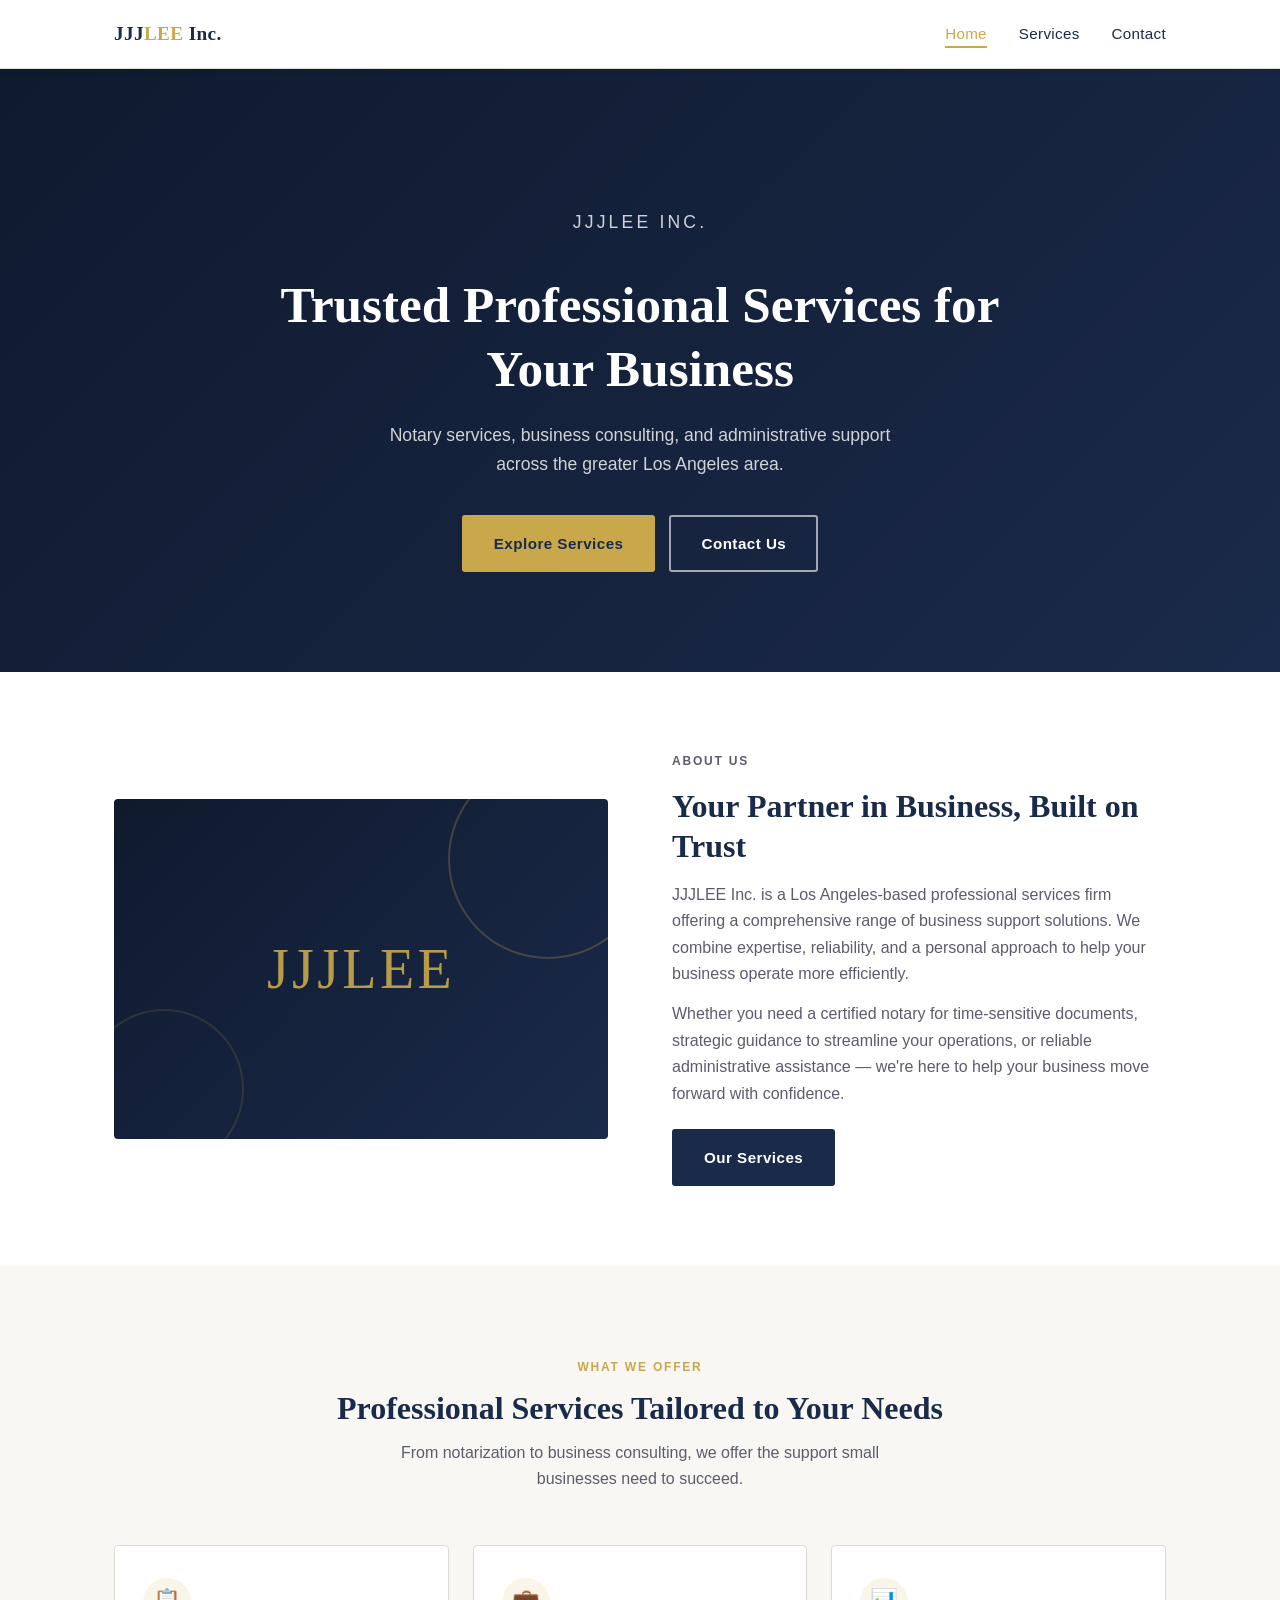
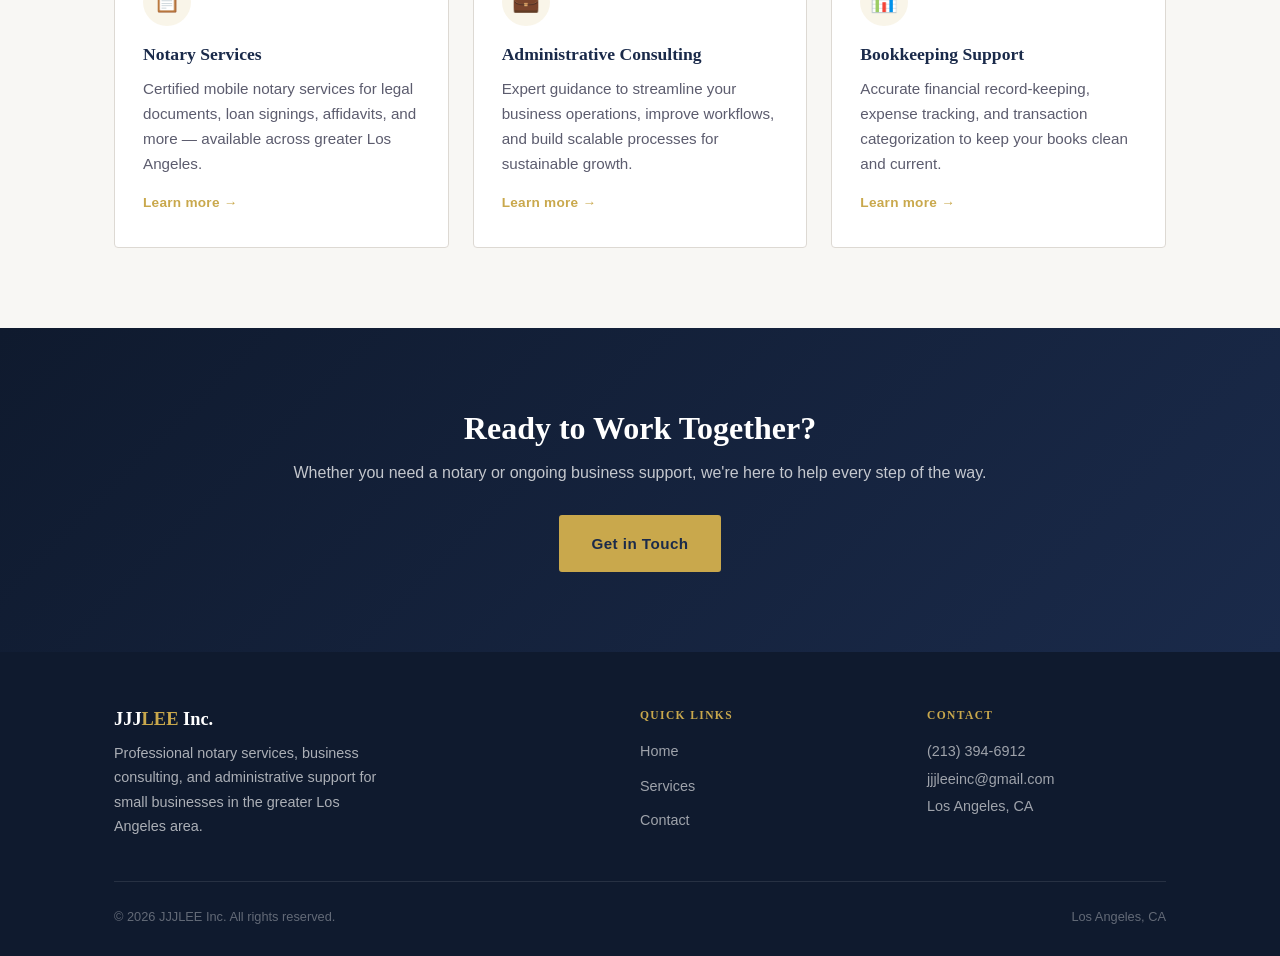
<file: index.html>
<!DOCTYPE html>
<html lang="en">
<head>
  <meta charset="UTF-8">
  <meta name="viewport" content="width=device-width, initial-scale=1.0">
  <meta name="description" content="JJJLEE Inc. — Professional notary services, business consulting, and administrative support in the greater Los Angeles area.">
  <title>JJJLEE Inc. | Professional Business Services</title>
  <link rel="stylesheet" href="css/style.css">
</head>
<body>

  <nav>
    <div class="container">
      <div class="nav-inner">
        <a href="index.html" class="nav-logo">JJJ<span>LEE</span> Inc.</a>
        <ul class="nav-links">
          <li><a href="index.html" class="active">Home</a></li>
          <li><a href="services.html">Services</a></li>
          <li><a href="contact.html">Contact</a></li>
        </ul>
        <button class="hamburger" aria-label="Toggle menu">
          <span></span><span></span><span></span>
        </button>
      </div>
    </div>
    <div class="mobile-menu">
      <a href="index.html">Home</a>
      <a href="services.html">Services</a>
      <a href="contact.html">Contact</a>
    </div>
  </nav>

  <section class="hero">
    <div class="container">
      <p class="hero-eyebrow">JJJLEE Inc.</p>
      <h1>Trusted Professional Services for Your Business</h1>
      <p>Notary services, business consulting, and administrative support across the greater Los Angeles area.</p>
      <div class="btn-group">
        <a href="services.html" class="btn btn-gold">Explore Services</a>
        <a href="contact.html" class="btn btn-outline">Contact Us</a>
      </div>
    </div>
  </section>

  <section class="section">
    <div class="container">
      <div class="about-grid">
        <div class="about-visual">
          <div class="about-monogram">JJJLEE</div>
        </div>
        <div class="about-text">
          <p class="about-label">About Us</p>
          <h2>Your Partner in Business, Built on Trust</h2>
          <p>JJJLEE Inc. is a Los Angeles-based professional services firm offering a comprehensive range of business support solutions. We combine expertise, reliability, and a personal approach to help your business operate more efficiently.</p>
          <p>Whether you need a certified notary for time-sensitive documents, strategic guidance to streamline your operations, or reliable administrative assistance — we're here to help your business move forward with confidence.</p>
          <a href="services.html" class="btn btn-navy">Our Services</a>
        </div>
      </div>
    </div>
  </section>

  <section class="section section--gray">
    <div class="container">
      <div class="section-header">
        <p class="label">What We Offer</p>
        <h2>Professional Services Tailored to Your Needs</h2>
        <p>From notarization to business consulting, we offer the support small businesses need to succeed.</p>
      </div>
      <div class="cards-grid">
        <div class="card">
          <div class="card-icon">📋</div>
          <h3>Notary Services</h3>
          <p>Certified mobile notary services for legal documents, loan signings, affidavits, and more — available across greater Los Angeles.</p>
          <a href="services.html" class="card-link">Learn more →</a>
        </div>
        <div class="card">
          <div class="card-icon">💼</div>
          <h3>Administrative Consulting</h3>
          <p>Expert guidance to streamline your business operations, improve workflows, and build scalable processes for sustainable growth.</p>
          <a href="services.html" class="card-link">Learn more →</a>
        </div>
        <div class="card">
          <div class="card-icon">📊</div>
          <h3>Bookkeeping Support</h3>
          <p>Accurate financial record-keeping, expense tracking, and transaction categorization to keep your books clean and current.</p>
          <a href="services.html" class="card-link">Learn more →</a>
        </div>
      </div>
    </div>
  </section>

  <section class="cta-banner">
    <div class="container">
      <h2>Ready to Work Together?</h2>
      <p>Whether you need a notary or ongoing business support, we're here to help every step of the way.</p>
      <a href="contact.html" class="btn btn-gold">Get in Touch</a>
    </div>
  </section>

  <footer>
    <div class="container">
      <div class="footer-grid">
        <div class="footer-brand">
          <h3>JJJ<span>LEE</span> Inc.</h3>
          <p>Professional notary services, business consulting, and administrative support for small businesses in the greater Los Angeles area.</p>
        </div>
        <div class="footer-col">
          <h4>Quick Links</h4>
          <ul>
            <li><a href="index.html">Home</a></li>
            <li><a href="services.html">Services</a></li>
            <li><a href="contact.html">Contact</a></li>
          </ul>
        </div>
        <div class="footer-col">
          <h4>Contact</h4>
          <p>
            <a href="tel:2133946912">(213) 394-6912</a><br>
            <a href="mailto:jjjleeinc@gmail.com">jjjleeinc@gmail.com</a><br>
            <span>Los Angeles, CA</span>
          </p>
        </div>
      </div>
      <div class="footer-bottom">
        <span>&copy; 2026 JJJLEE Inc. All rights reserved.</span>
        <span>Los Angeles, CA</span>
      </div>
    </div>
  </footer>

  <script src="js/main.js"></script>
</body>
</html>
</file>
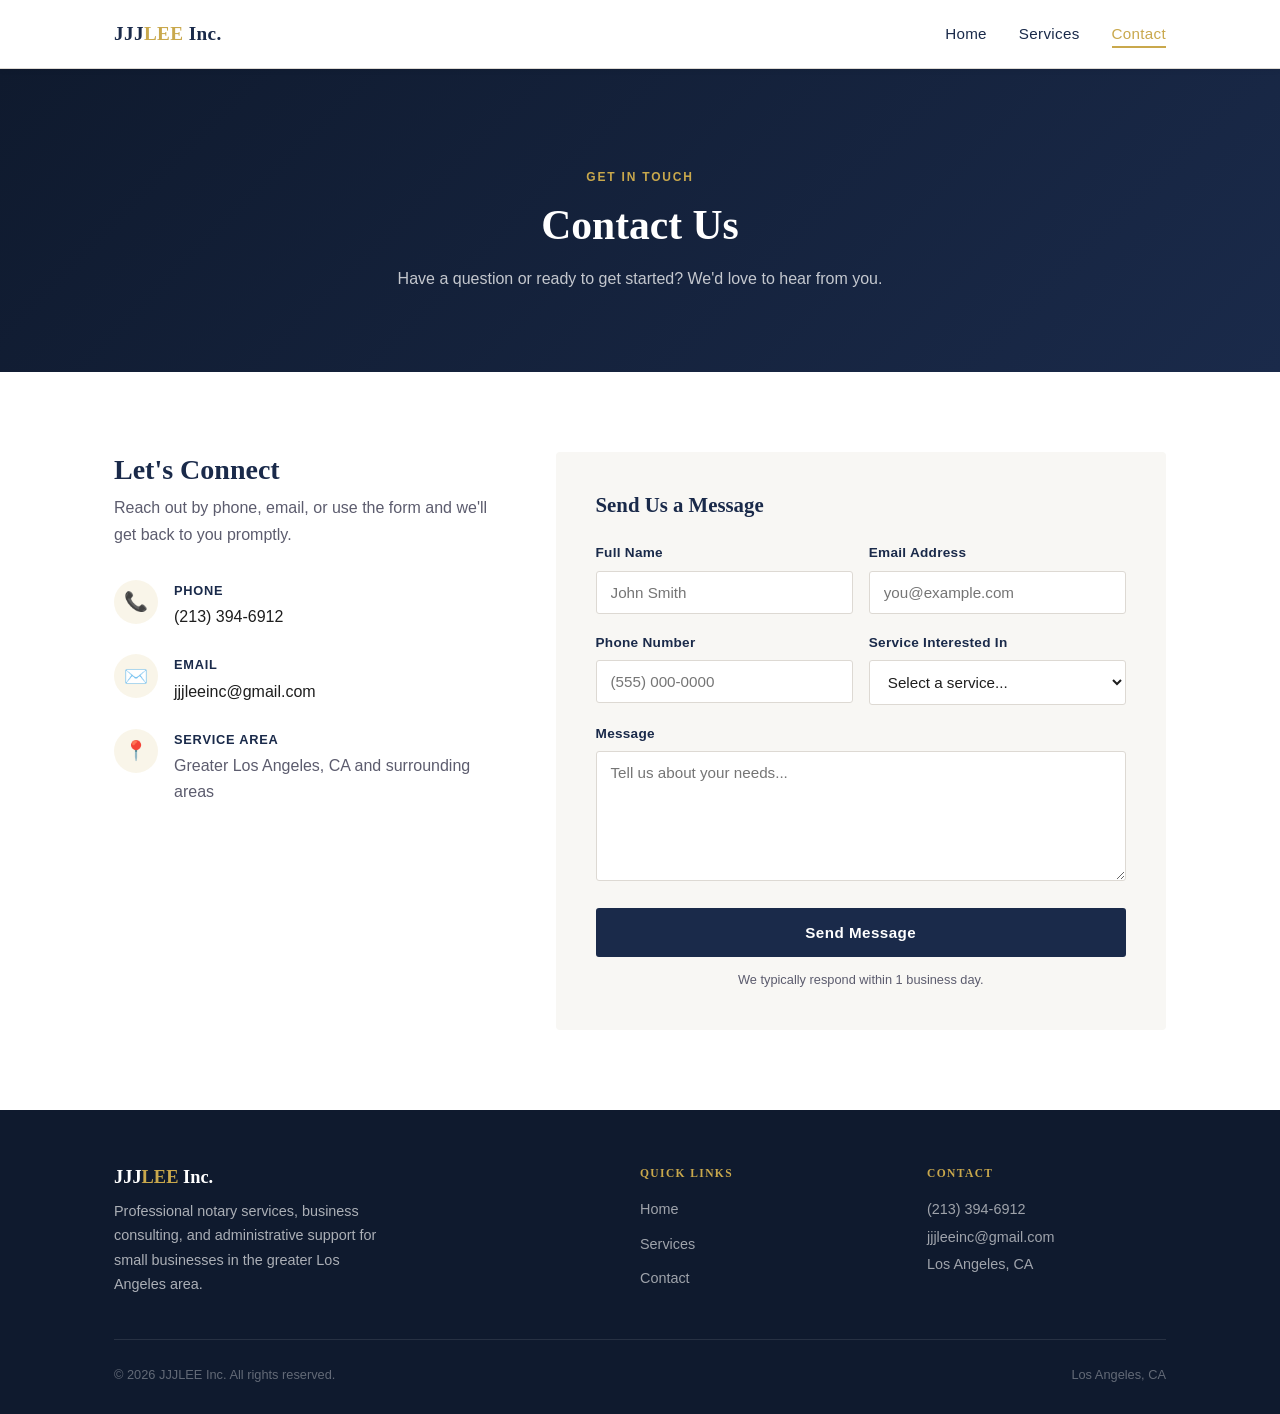
<file: contact.html>
<!DOCTYPE html>
<html lang="en">
<head>
  <meta charset="UTF-8">
  <meta name="viewport" content="width=device-width, initial-scale=1.0">
  <meta name="description" content="Contact JJJLEE Inc. — Notary and business consulting services in Los Angeles.">
  <title>Contact | JJJLEE Inc.</title>
  <link rel="stylesheet" href="css/style.css">
</head>
<body>

  <nav>
    <div class="container">
      <div class="nav-inner">
        <a href="index.html" class="nav-logo">JJJ<span>LEE</span> Inc.</a>
        <ul class="nav-links">
          <li><a href="index.html">Home</a></li>
          <li><a href="services.html">Services</a></li>
          <li><a href="contact.html" class="active">Contact</a></li>
        </ul>
        <button class="hamburger" aria-label="Toggle menu">
          <span></span><span></span><span></span>
        </button>
      </div>
    </div>
    <div class="mobile-menu">
      <a href="index.html">Home</a>
      <a href="services.html">Services</a>
      <a href="contact.html">Contact</a>
    </div>
  </nav>

  <section class="page-header">
    <div class="container">
      <p class="label">Get In Touch</p>
      <h1>Contact Us</h1>
      <p>Have a question or ready to get started? We'd love to hear from you.</p>
    </div>
  </section>

  <section class="section">
    <div class="container">
      <div class="contact-grid">

        <div class="contact-info">
          <h2>Let's Connect</h2>
          <p class="intro">Reach out by phone, email, or use the form and we'll get back to you promptly.</p>

          <div class="contact-item">
            <div class="contact-item-icon">📞</div>
            <div class="contact-item-text">
              <strong>Phone</strong>
              <a href="tel:2133946912">(213) 394-6912</a>
            </div>
          </div>

          <div class="contact-item">
            <div class="contact-item-icon">✉️</div>
            <div class="contact-item-text">
              <strong>Email</strong>
              <a href="mailto:jjjleeinc@gmail.com">jjjleeinc@gmail.com</a>
            </div>
          </div>

          <div class="contact-item">
            <div class="contact-item-icon">📍</div>
            <div class="contact-item-text">
              <strong>Service Area</strong>
              <span>Greater Los Angeles, CA and surrounding areas</span>
            </div>
          </div>
        </div>

        <!--
          CONTACT FORM SETUP:
          1. Go to formspree.io and create a free account
          2. Create a new form — Formspree will give you a unique endpoint URL
          3. Replace "YOUR_FORM_ID" below with that ID (e.g. xyzabcde)
          Free tier allows 50 submissions/month.
        -->
        <div class="contact-form">
          <h3>Send Us a Message</h3>
          <form action="https://formspree.io/f/mjgzpjzn" method="POST">
            <input type="hidden" name="_subject" value="New inquiry — JJJLEE Inc.">
            <div class="form-row">
              <div class="form-group">
                <label for="name">Full Name</label>
                <input type="text" id="name" name="name" placeholder="John Smith" required>
              </div>
              <div class="form-group">
                <label for="email">Email Address</label>
                <input type="email" id="email" name="email" placeholder="you@example.com" required>
              </div>
            </div>
            <div class="form-row">
              <div class="form-group">
                <label for="phone">Phone Number</label>
                <input type="tel" id="phone" name="phone" placeholder="(555) 000-0000">
              </div>
              <div class="form-group">
                <label for="service">Service Interested In</label>
                <select id="service" name="service">
                  <option value="">Select a service...</option>
                  <option>Notary Services</option>
                  <option>Administrative Consulting</option>
                  <option>Bookkeeping Support</option>
                  <option>Financial Organization</option>
                  <option>Operational Assistance</option>
                  <option>E-Commerce &amp; Business Activities</option>
                  <option>Other / General Inquiry</option>
                </select>
              </div>
            </div>
            <div class="form-group">
              <label for="message">Message</label>
              <textarea id="message" name="message" placeholder="Tell us about your needs..." required></textarea>
            </div>
            <button type="submit" class="btn btn-navy form-submit">Send Message</button>
            <p class="form-note">We typically respond within 1 business day.</p>
          </form>
        </div>

      </div>
    </div>
  </section>

  <footer>
    <div class="container">
      <div class="footer-grid">
        <div class="footer-brand">
          <h3>JJJ<span>LEE</span> Inc.</h3>
          <p>Professional notary services, business consulting, and administrative support for small businesses in the greater Los Angeles area.</p>
        </div>
        <div class="footer-col">
          <h4>Quick Links</h4>
          <ul>
            <li><a href="index.html">Home</a></li>
            <li><a href="services.html">Services</a></li>
            <li><a href="contact.html">Contact</a></li>
          </ul>
        </div>
        <div class="footer-col">
          <h4>Contact</h4>
          <p>
            <a href="tel:2133946912">(213) 394-6912</a><br>
            <a href="mailto:jjjleeinc@gmail.com">jjjleeinc@gmail.com</a><br>
            <span>Los Angeles, CA</span>
          </p>
        </div>
      </div>
      <div class="footer-bottom">
        <span>&copy; 2026 JJJLEE Inc. All rights reserved.</span>
        <span>Los Angeles, CA</span>
      </div>
    </div>
  </footer>

  <script src="js/main.js"></script>
</body>
</html>
</file>
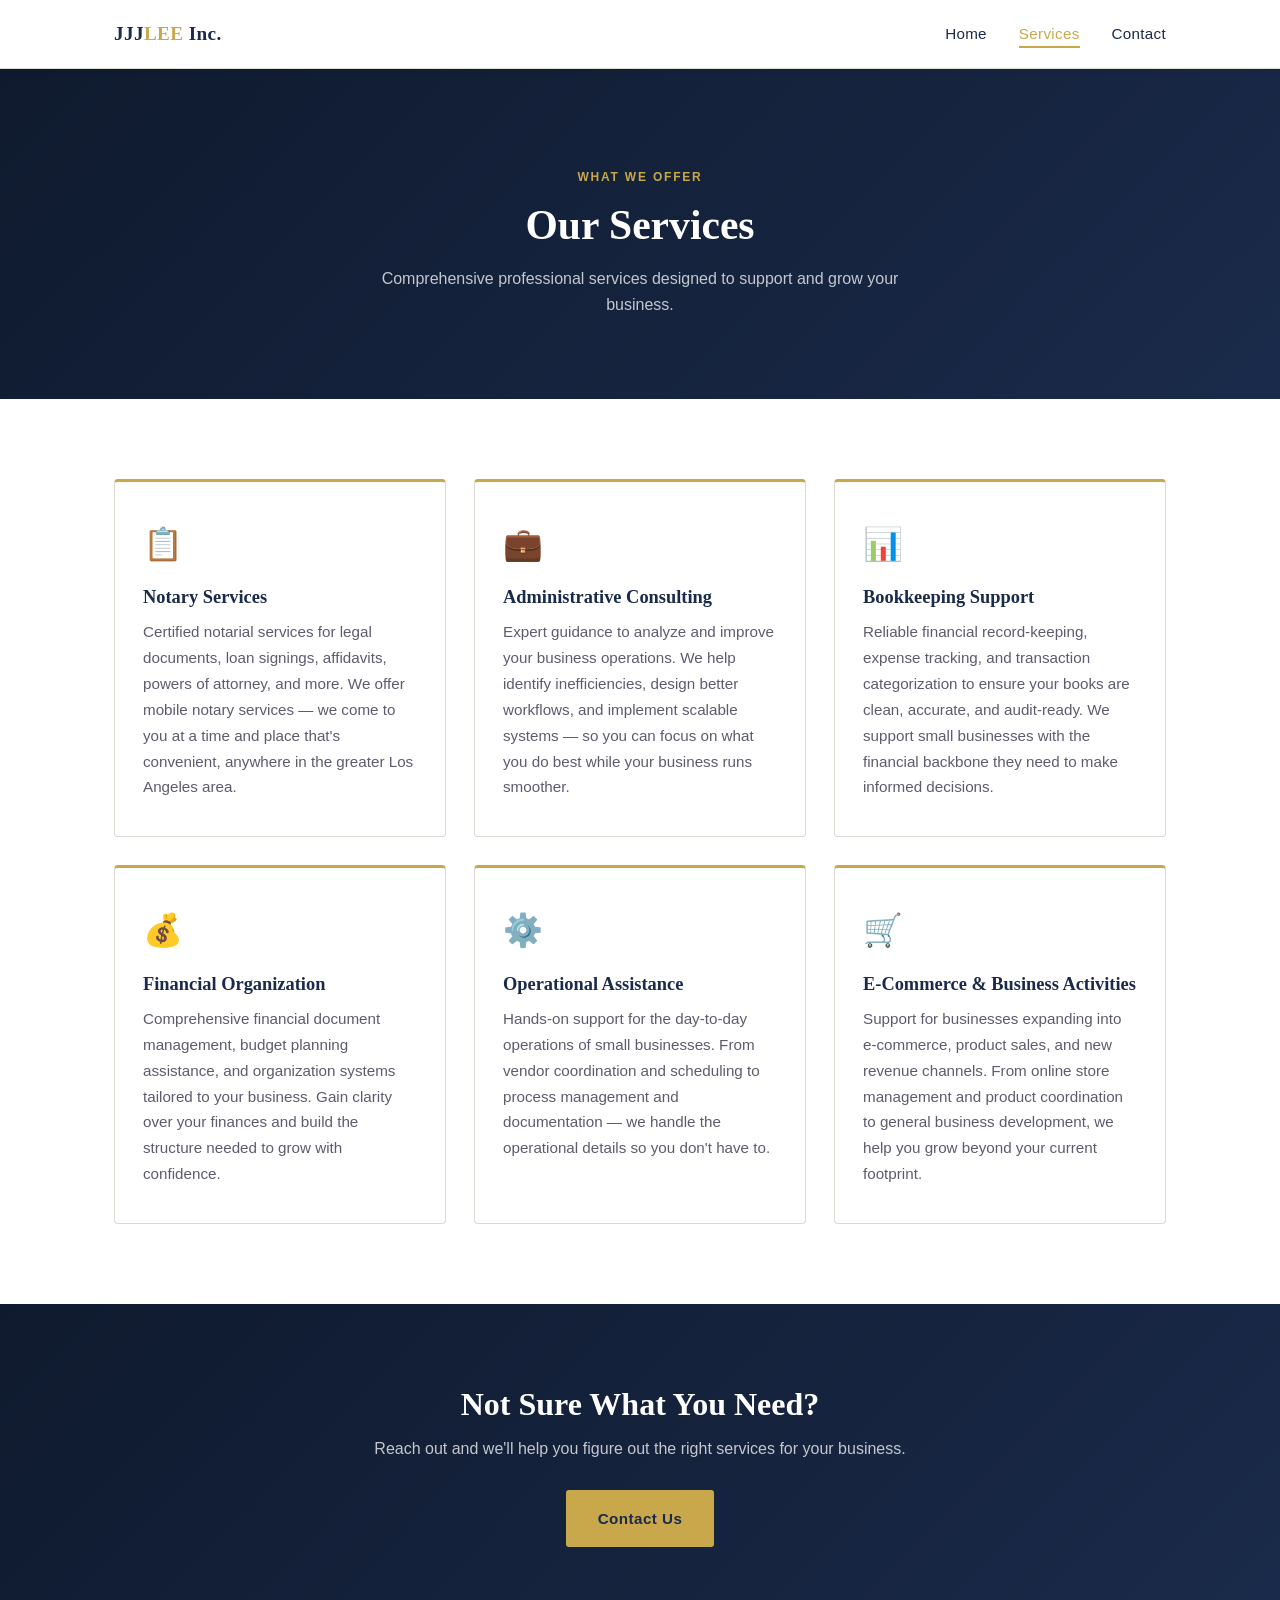
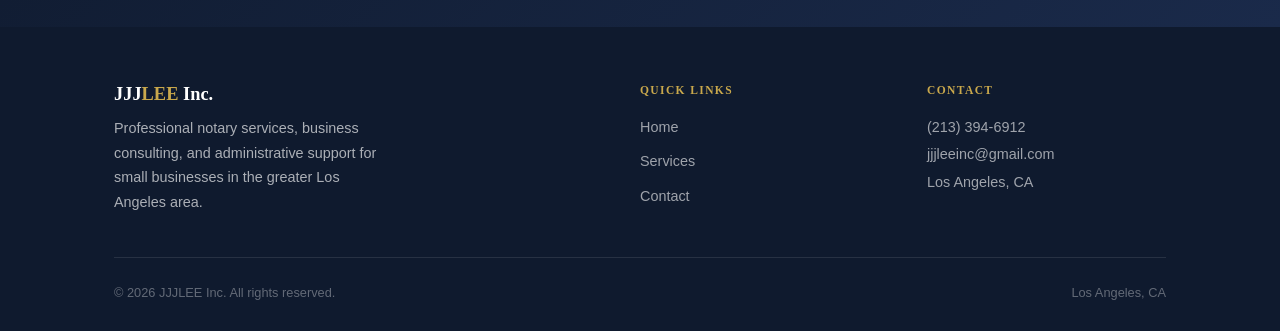
<file: services.html>
<!DOCTYPE html>
<html lang="en">
<head>
  <meta charset="UTF-8">
  <meta name="viewport" content="width=device-width, initial-scale=1.0">
  <meta name="description" content="JJJLEE Inc. services — notary, administrative consulting, bookkeeping, financial organization, and operational assistance in Los Angeles.">
  <title>Services | JJJLEE Inc.</title>
  <link rel="stylesheet" href="css/style.css">
</head>
<body>

  <nav>
    <div class="container">
      <div class="nav-inner">
        <a href="index.html" class="nav-logo">JJJ<span>LEE</span> Inc.</a>
        <ul class="nav-links">
          <li><a href="index.html">Home</a></li>
          <li><a href="services.html" class="active">Services</a></li>
          <li><a href="contact.html">Contact</a></li>
        </ul>
        <button class="hamburger" aria-label="Toggle menu">
          <span></span><span></span><span></span>
        </button>
      </div>
    </div>
    <div class="mobile-menu">
      <a href="index.html">Home</a>
      <a href="services.html">Services</a>
      <a href="contact.html">Contact</a>
    </div>
  </nav>

  <section class="page-header">
    <div class="container">
      <p class="label">What We Offer</p>
      <h1>Our Services</h1>
      <p>Comprehensive professional services designed to support and grow your business.</p>
    </div>
  </section>

  <section class="section">
    <div class="container">
      <div class="services-grid">

        <div class="service-card">
          <div class="service-icon">📋</div>
          <h3>Notary Services</h3>
          <p>Certified notarial services for legal documents, loan signings, affidavits, powers of attorney, and more. We offer mobile notary services — we come to you at a time and place that's convenient, anywhere in the greater Los Angeles area.</p>
        </div>

        <div class="service-card">
          <div class="service-icon">💼</div>
          <h3>Administrative Consulting</h3>
          <p>Expert guidance to analyze and improve your business operations. We help identify inefficiencies, design better workflows, and implement scalable systems — so you can focus on what you do best while your business runs smoother.</p>
        </div>

        <div class="service-card">
          <div class="service-icon">📊</div>
          <h3>Bookkeeping Support</h3>
          <p>Reliable financial record-keeping, expense tracking, and transaction categorization to ensure your books are clean, accurate, and audit-ready. We support small businesses with the financial backbone they need to make informed decisions.</p>
        </div>

        <div class="service-card">
          <div class="service-icon">💰</div>
          <h3>Financial Organization</h3>
          <p>Comprehensive financial document management, budget planning assistance, and organization systems tailored to your business. Gain clarity over your finances and build the structure needed to grow with confidence.</p>
        </div>

        <div class="service-card">
          <div class="service-icon">⚙️</div>
          <h3>Operational Assistance</h3>
          <p>Hands-on support for the day-to-day operations of small businesses. From vendor coordination and scheduling to process management and documentation — we handle the operational details so you don't have to.</p>
        </div>

        <div class="service-card">
          <div class="service-icon">🛒</div>
          <h3>E-Commerce &amp; Business Activities</h3>
          <p>Support for businesses expanding into e-commerce, product sales, and new revenue channels. From online store management and product coordination to general business development, we help you grow beyond your current footprint.</p>
        </div>

      </div>
    </div>
  </section>

  <section class="cta-banner">
    <div class="container">
      <h2>Not Sure What You Need?</h2>
      <p>Reach out and we'll help you figure out the right services for your business.</p>
      <a href="contact.html" class="btn btn-gold">Contact Us</a>
    </div>
  </section>

  <footer>
    <div class="container">
      <div class="footer-grid">
        <div class="footer-brand">
          <h3>JJJ<span>LEE</span> Inc.</h3>
          <p>Professional notary services, business consulting, and administrative support for small businesses in the greater Los Angeles area.</p>
        </div>
        <div class="footer-col">
          <h4>Quick Links</h4>
          <ul>
            <li><a href="index.html">Home</a></li>
            <li><a href="services.html">Services</a></li>
            <li><a href="contact.html">Contact</a></li>
          </ul>
        </div>
        <div class="footer-col">
          <h4>Contact</h4>
          <p>
            <a href="tel:2133946912">(213) 394-6912</a><br>
            <a href="mailto:jjjleeinc@gmail.com">jjjleeinc@gmail.com</a><br>
            <span>Los Angeles, CA</span>
          </p>
        </div>
      </div>
      <div class="footer-bottom">
        <span>&copy; 2026 JJJLEE Inc. All rights reserved.</span>
        <span>Los Angeles, CA</span>
      </div>
    </div>
  </footer>

  <script src="js/main.js"></script>
</body>
</html>
</file>
<file: css/style.css>
:root {
  --navy:    #1a2a4a;
  --navy-dk: #0f1a2e;
  --gold:    #c9a84c;
  --gold-h:  #b8943e;
  --white:   #ffffff;
  --off:     #f8f7f4;
  --text:    #1e1e1e;
  --muted:   #5c5c6e;
  --border:  #ddd9d3;
  --w:       1100px;
  --r:       3px;
}

*, *::before, *::after { box-sizing: border-box; margin: 0; padding: 0; }
html { scroll-behavior: smooth; }

body {
  font-family: -apple-system, BlinkMacSystemFont, 'Segoe UI', Roboto, sans-serif;
  color: var(--text);
  background: var(--white);
  line-height: 1.65;
  font-size: 16px;
}

h1, h2, h3, h4 {
  font-family: Georgia, 'Times New Roman', serif;
  line-height: 1.25;
  color: var(--navy);
}

a { color: var(--gold); text-decoration: none; }
a:hover { color: var(--gold-h); }
img { max-width: 100%; display: block; }

/* ── Layout ── */
.container { max-width: var(--w); margin: 0 auto; padding: 0 24px; }
.section { padding: 80px 0; }
.section--gray { background: var(--off); }

/* ── Nav ── */
nav {
  position: fixed; top: 0; left: 0; right: 0; z-index: 100;
  background: var(--white);
  border-bottom: 1px solid var(--border);
  box-shadow: 0 1px 6px rgba(0,0,0,.07);
}
.nav-inner {
  display: flex; align-items: center; justify-content: space-between;
  height: 68px;
}
.nav-logo {
  font-family: Georgia, serif;
  font-size: 1.2rem;
  font-weight: bold;
  color: var(--navy);
  letter-spacing: .02em;
}
.nav-logo span { color: var(--gold); }
.nav-links { display: flex; gap: 32px; list-style: none; }
.nav-links a {
  color: var(--navy);
  font-size: .95rem;
  font-weight: 500;
  letter-spacing: .02em;
  padding: 4px 0;
  border-bottom: 2px solid transparent;
  transition: border-color .2s, color .2s;
}
.nav-links a:hover, .nav-links a.active {
  color: var(--gold);
  border-bottom-color: var(--gold);
}
.hamburger {
  display: none;
  flex-direction: column;
  gap: 5px;
  cursor: pointer;
  padding: 8px;
  background: none;
  border: none;
}
.hamburger span {
  display: block; width: 24px; height: 2px;
  background: var(--navy);
  transition: transform .3s, opacity .3s;
}
.hamburger.open span:nth-child(1) { transform: translateY(7px) rotate(45deg); }
.hamburger.open span:nth-child(2) { opacity: 0; }
.hamburger.open span:nth-child(3) { transform: translateY(-7px) rotate(-45deg); }
.mobile-menu {
  display: none;
  flex-direction: column;
  border-top: 1px solid var(--border);
  background: var(--white);
}
.mobile-menu.open { display: flex; }
.mobile-menu a {
  padding: 16px 24px;
  color: var(--navy);
  font-weight: 500;
  border-bottom: 1px solid var(--border);
}
.mobile-menu a:hover { background: var(--off); color: var(--gold); }

/* ── Buttons ── */
.btn {
  display: inline-block;
  padding: 14px 30px;
  font-size: .95rem;
  font-weight: 600;
  letter-spacing: .03em;
  border-radius: var(--r);
  cursor: pointer;
  transition: all .2s;
  border: 2px solid transparent;
  text-decoration: none;
  font-family: inherit;
}
.btn-gold  { background: var(--gold);  color: var(--navy);  border-color: var(--gold); }
.btn-gold:hover { background: var(--gold-h); border-color: var(--gold-h); color: var(--navy); }
.btn-outline { background: transparent; color: var(--white); border-color: rgba(255,255,255,.6); }
.btn-outline:hover { border-color: var(--white); background: rgba(255,255,255,.1); color: var(--white); }
.btn-navy  { background: var(--navy);  color: var(--white); border-color: var(--navy); }
.btn-navy:hover { background: var(--navy-dk); border-color: var(--navy-dk); color: var(--white); }
.btn-group { display: flex; gap: 14px; justify-content: center; flex-wrap: wrap; }

/* ── Hero ── */
.hero {
  background: linear-gradient(135deg, var(--navy-dk) 0%, var(--navy) 100%);
  color: var(--white);
  padding: 140px 0 100px;
  text-align: center;
  margin-top: 68px;
}
.hero-eyebrow {
  font-size: .78rem;
  letter-spacing: .18em;
  text-transform: uppercase;
  color: var(--gold);
  margin-bottom: 16px;
}
.hero h1 {
  color: var(--white);
  font-size: clamp(2rem, 5vw, 3.2rem);
  margin-bottom: 20px;
  max-width: 760px;
  margin-left: auto;
  margin-right: auto;
}
.hero p {
  font-size: 1.1rem;
  color: rgba(255,255,255,.8);
  max-width: 540px;
  margin: 0 auto 36px;
}

/* ── About ── */
.about-grid {
  display: grid;
  grid-template-columns: 1fr 1fr;
  gap: 64px;
  align-items: center;
}
.about-label {
  font-size: .75rem;
  letter-spacing: .15em;
  text-transform: uppercase;
  color: var(--gold);
  font-weight: 600;
  margin-bottom: 12px;
}
.about-text h2 { margin-bottom: 16px; font-size: 2rem; }
.about-text p  { color: var(--muted); margin-bottom: 14px; }
.about-text .btn { margin-top: 8px; }
.about-visual {
  background: linear-gradient(135deg, var(--navy-dk) 0%, var(--navy) 100%);
  border-radius: 4px;
  height: 340px;
  display: flex;
  align-items: center;
  justify-content: center;
  position: relative;
  overflow: hidden;
}
.about-visual::before {
  content: '';
  position: absolute; top: -40px; right: -40px;
  width: 200px; height: 200px;
  border: 2px solid var(--gold);
  border-radius: 50%;
  opacity: .25;
}
.about-visual::after {
  content: '';
  position: absolute; bottom: -30px; left: -30px;
  width: 160px; height: 160px;
  border: 2px solid var(--gold);
  border-radius: 50%;
  opacity: .15;
}
.about-monogram {
  font-family: Georgia, serif;
  font-size: 3.5rem;
  color: var(--gold);
  letter-spacing: .06em;
  opacity: .9;
  position: relative;
  z-index: 1;
}

/* ── Section header ── */
.section-header { text-align: center; margin-bottom: 52px; }
.section-header .label {
  font-size: .75rem;
  letter-spacing: .15em;
  text-transform: uppercase;
  color: var(--gold);
  font-weight: 600;
  margin-bottom: 10px;
}
.section-header h2 { font-size: 2rem; }
.section-header p {
  color: var(--muted);
  margin-top: 12px;
  max-width: 500px;
  margin-left: auto;
  margin-right: auto;
}

/* ── Cards (home preview) ── */
.cards-grid {
  display: grid;
  grid-template-columns: repeat(3, 1fr);
  gap: 24px;
}
.card {
  background: var(--white);
  border: 1px solid var(--border);
  border-radius: 4px;
  padding: 32px 28px;
  transition: box-shadow .2s, transform .2s;
}
.card:hover {
  box-shadow: 0 8px 24px rgba(26,42,74,.1);
  transform: translateY(-2px);
}
.card-icon {
  width: 48px; height: 48px;
  background: rgba(201,168,76,.12);
  border-radius: 50%;
  display: flex; align-items: center; justify-content: center;
  margin-bottom: 18px;
  font-size: 1.4rem;
}
.card h3  { font-size: 1.1rem; margin-bottom: 10px; }
.card p   { color: var(--muted); font-size: .95rem; }
.card-link {
  display: inline-block;
  margin-top: 16px;
  font-size: .85rem;
  font-weight: 600;
  color: var(--gold);
  letter-spacing: .02em;
}
.card-link:hover { color: var(--gold-h); }

/* ── CTA Banner ── */
.cta-banner {
  background: linear-gradient(135deg, var(--navy-dk) 0%, var(--navy) 100%);
  color: var(--white);
  text-align: center;
  padding: 80px 0;
}
.cta-banner h2 { color: var(--white); font-size: 2rem; margin-bottom: 12px; }
.cta-banner p  { color: rgba(255,255,255,.75); margin-bottom: 28px; }

/* ── Page header (inner pages) ── */
.page-header {
  background: linear-gradient(135deg, var(--navy-dk) 0%, var(--navy) 100%);
  color: var(--white);
  text-align: center;
  padding: 100px 0 80px;
  margin-top: 68px;
}
.page-header .label {
  font-size: .75rem;
  letter-spacing: .15em;
  text-transform: uppercase;
  color: var(--gold);
  font-weight: 600;
  margin-bottom: 12px;
}
.page-header h1 { color: var(--white); font-size: clamp(1.8rem, 4vw, 2.6rem); margin-bottom: 14px; }
.page-header p  { color: rgba(255,255,255,.75); max-width: 520px; margin: 0 auto; }

/* ── Services grid ── */
.services-grid {
  display: grid;
  grid-template-columns: repeat(3, 1fr);
  gap: 28px;
}
.service-card {
  background: var(--white);
  border: 1px solid var(--border);
  border-top: 3px solid var(--gold);
  border-radius: 4px;
  padding: 36px 28px;
  transition: box-shadow .2s;
}
.service-card:hover { box-shadow: 0 8px 24px rgba(26,42,74,.1); }
.service-icon { font-size: 2rem; margin-bottom: 16px; }
.service-card h3 { font-size: 1.15rem; margin-bottom: 10px; }
.service-card p  { color: var(--muted); font-size: .95rem; line-height: 1.7; }

/* ── Contact ── */
.contact-grid {
  display: grid;
  grid-template-columns: 1fr 1.6fr;
  gap: 60px;
  align-items: start;
}
.contact-info h2    { margin-bottom: 8px; font-size: 1.75rem; }
.contact-info .intro { color: var(--muted); margin-bottom: 32px; }
.contact-item {
  display: flex;
  gap: 16px;
  margin-bottom: 24px;
  align-items: flex-start;
}
.contact-item-icon {
  width: 44px; height: 44px;
  background: rgba(201,168,76,.12);
  border-radius: 50%;
  display: flex; align-items: center; justify-content: center;
  flex-shrink: 0;
  font-size: 1.2rem;
}
.contact-item-text strong {
  display: block;
  color: var(--navy);
  font-size: .8rem;
  letter-spacing: .06em;
  text-transform: uppercase;
  margin-bottom: 3px;
}
.contact-item-text a    { color: var(--text); }
.contact-item-text a:hover { color: var(--gold); }
.contact-item-text span { color: var(--muted); }

/* ── Form ── */
.contact-form { background: var(--off); border-radius: 4px; padding: 40px; }
.contact-form h3 { margin-bottom: 24px; font-size: 1.3rem; }
.form-row {
  display: grid;
  grid-template-columns: 1fr 1fr;
  gap: 16px;
}
.form-group { margin-bottom: 18px; }
.form-group label {
  display: block;
  font-size: .85rem;
  font-weight: 600;
  color: var(--navy);
  margin-bottom: 6px;
  letter-spacing: .02em;
}
.form-group input,
.form-group select,
.form-group textarea {
  width: 100%;
  padding: 12px 14px;
  border: 1px solid var(--border);
  border-radius: var(--r);
  font-size: .95rem;
  font-family: inherit;
  color: var(--text);
  background: var(--white);
  transition: border-color .2s, box-shadow .2s;
  outline: none;
}
.form-group input:focus,
.form-group select:focus,
.form-group textarea:focus {
  border-color: var(--navy);
  box-shadow: 0 0 0 3px rgba(26,42,74,.08);
}
.form-group textarea { resize: vertical; min-height: 130px; }
.form-submit { width: 100%; }
.form-note { font-size: .8rem; color: var(--muted); margin-top: 12px; text-align: center; }

/* ── Footer ── */
footer {
  background: var(--navy-dk);
  color: rgba(255,255,255,.65);
  padding: 56px 0 28px;
}
.footer-grid {
  display: grid;
  grid-template-columns: 2fr 1fr 1fr;
  gap: 48px;
  margin-bottom: 40px;
}
.footer-brand h3 {
  font-family: Georgia, serif;
  color: var(--white);
  font-size: 1.15rem;
  margin-bottom: 10px;
}
.footer-brand h3 span { color: var(--gold); }
.footer-brand p { font-size: .9rem; line-height: 1.7; max-width: 280px; }
.footer-col h4 {
  font-size: .72rem;
  letter-spacing: .12em;
  text-transform: uppercase;
  color: var(--gold);
  margin-bottom: 16px;
}
.footer-col ul { list-style: none; }
.footer-col ul li { margin-bottom: 8px; }
.footer-col ul li a,
.footer-col a { color: rgba(255,255,255,.6); font-size: .9rem; }
.footer-col ul li a:hover,
.footer-col a:hover { color: var(--white); }
.footer-col p { font-size: .9rem; line-height: 1.9; }
.footer-col span { color: rgba(255,255,255,.6); }
.footer-bottom {
  border-top: 1px solid rgba(255,255,255,.1);
  padding-top: 24px;
  display: flex;
  justify-content: space-between;
  align-items: center;
  font-size: .8rem;
  color: rgba(255,255,255,.35);
}

/* ── Responsive ── */
@media (max-width: 900px) {
  .services-grid { grid-template-columns: 1fr 1fr; }
}

@media (max-width: 768px) {
  .nav-links { display: none; }
  .hamburger { display: flex; }

  .about-grid,
  .contact-grid { grid-template-columns: 1fr; gap: 40px; }
  .about-visual  { height: 180px; order: -1; }

  .cards-grid,
  .services-grid { grid-template-columns: 1fr; }

  .footer-grid { grid-template-columns: 1fr; gap: 32px; }
  .footer-bottom { flex-direction: column; gap: 8px; text-align: center; }

  .form-row { grid-template-columns: 1fr; }
  .contact-form { padding: 28px 20px; }

  .section { padding: 56px 0; }
  .hero { padding: 100px 0 72px; }
}

@media (max-width: 480px) {
  .btn-group { flex-direction: column; align-items: center; }
  .container { padding: 0 16px; }
}
</file>
